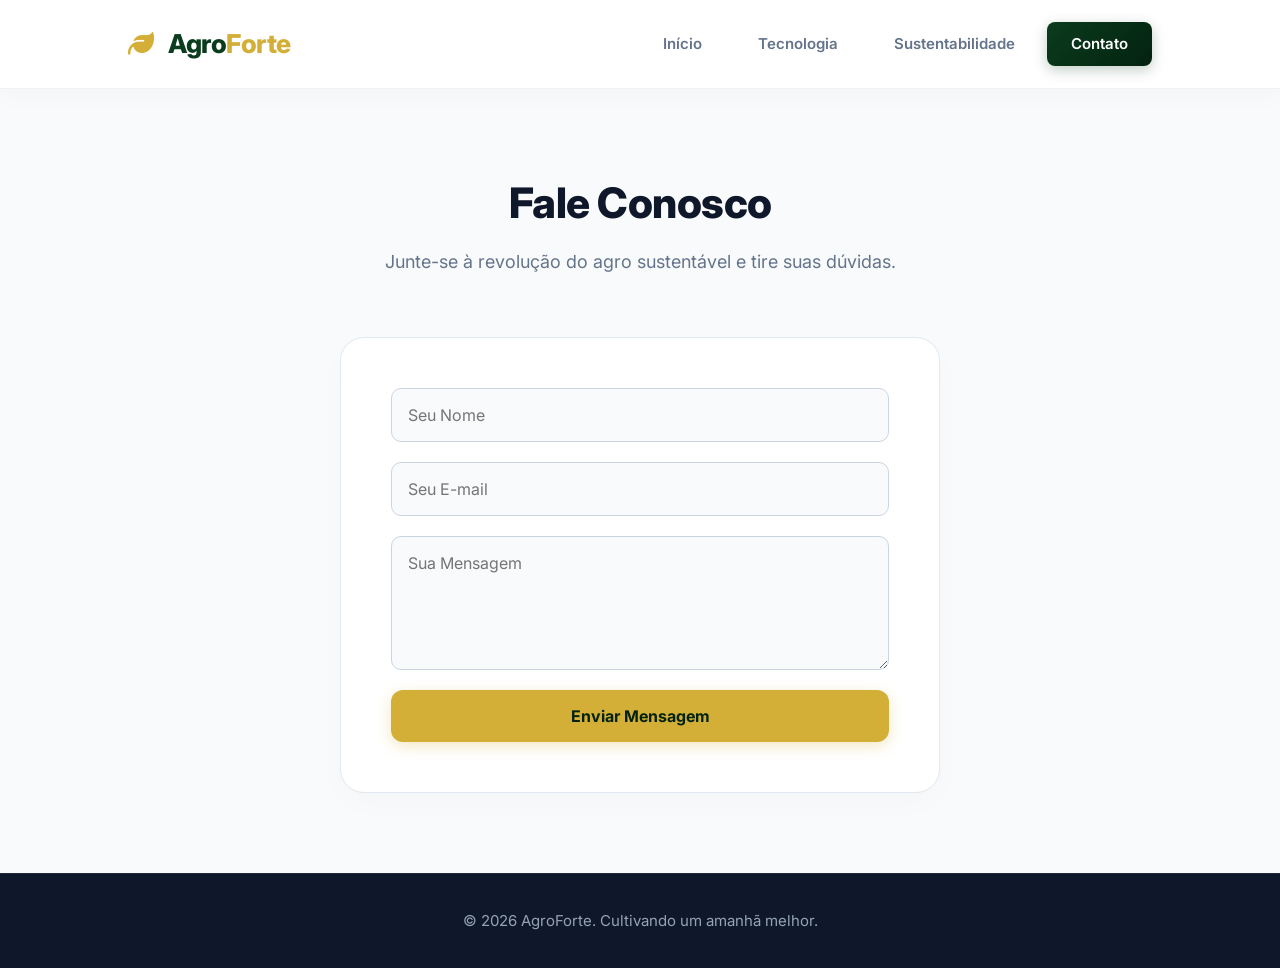
<file: contato.html>
<!DOCTYPE html>
<html lang="pt-BR">
<head>
    <meta charset="UTF-8">
    <meta name="viewport" content="width=device-width, initial-scale=1.0">
    <title>AgroForte | Contato</title>
    <link rel="stylesheet" href="style.css">
    <link rel="stylesheet" href="https://cdnjs.cloudflare.com/ajax/libs/font-awesome/6.4.0/css/all.min.css">
</head>
    <meta charset="UTF-8">
    <meta name="viewport" content="width=device-width, initial-scale=1.0">
    <title>AgroForte</title>
    <link rel="preconnect" href="https://fonts.googleapis.com">
    <link rel="preconnect" href="https://fonts.gstatic.com" crossorigin>
    <link href="https://fonts.googleapis.com/css2?family=Inter:wght@400;600;700;800&display=swap" rel="stylesheet">
    
    <link rel="stylesheet" href="style.css">
    <link rel="stylesheet" href="https://cdnjs.cloudflare.com/ajax/libs/font-awesome/6.4.0/css/all.min.css">
</head>
<body>

    <header>
        <div class="logo">
            <i class="fa-solid fa-leaf"></i> Agro<span>Forte</span>
        </div>
        <nav>
            <a href="index.html" class="nav-btn">Início</a>
            <a href="tecnologia.html" class="nav-btn">Tecnologia</a>
            <a href="sustentabilidade.html" class="nav-btn">Sustentabilidade</a>
            <a href="contato.html" class="nav-btn active">Contato</a>
        </nav>
    </header>

    <main class="container page-content">
        <h2>Fale Conosco</h2>
        <p class="subtitle">Junte-se à revolução do agro sustentável e tire suas dúvidas.</p>
        <form class="contact-form" onsubmit="event.preventDefault(); alert('Mensagem enviada com sucesso!');">
            <input type="text" placeholder="Seu Nome" required>
            <input type="email" placeholder="Seu E-mail" required>
            <textarea placeholder="Sua Mensagem" rows="5" required></textarea>
            <button type="submit" class="cta-btn">Enviar Mensagem</button>
        </form>
    </main>

    <footer>
        <p>&copy; 2026 AgroForte. Cultivando um amanhã melhor.</p>
    </footer>

</body>
</html>
</file>
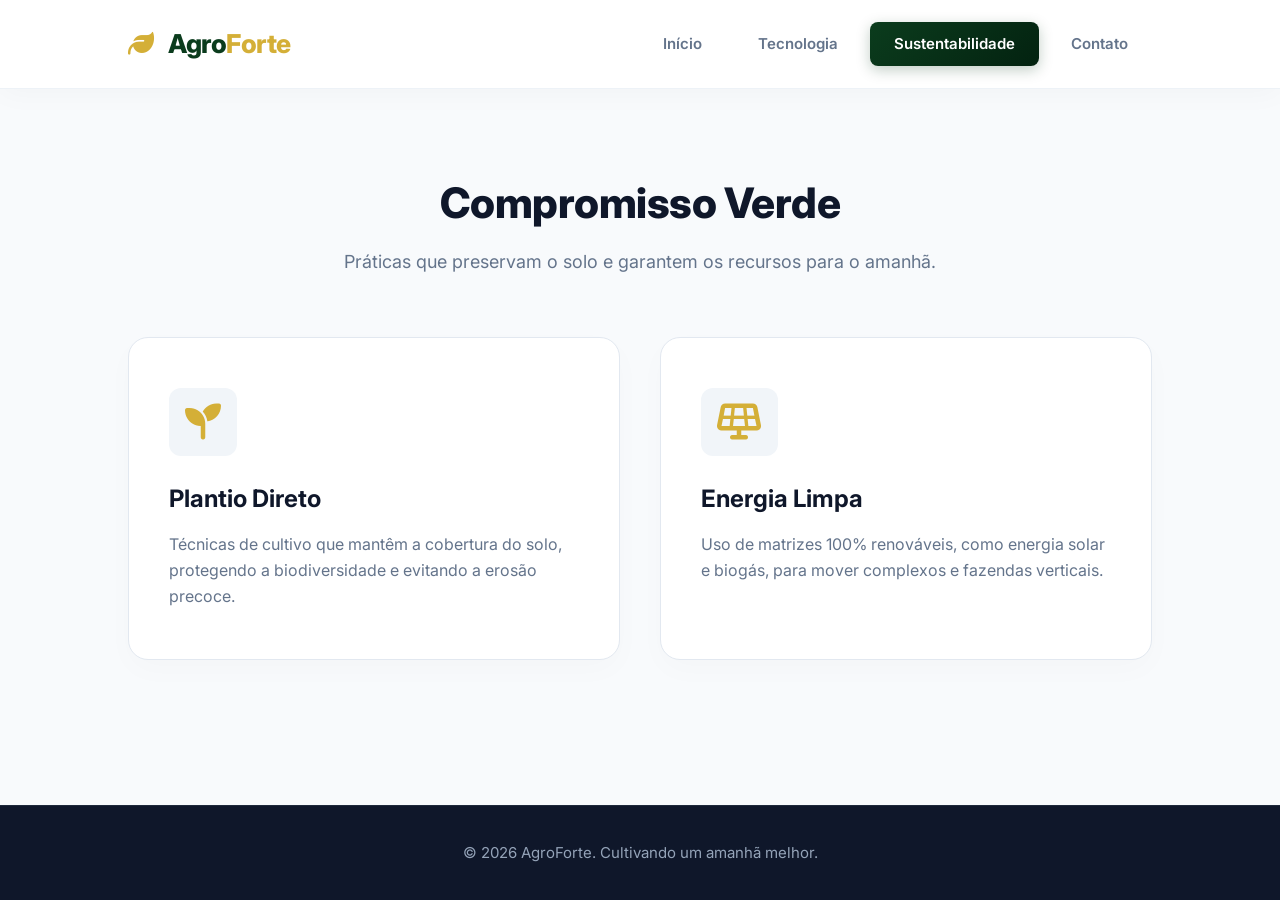
<file: sustentabilidade.html>
<!DOCTYPE html>
<html lang="pt-BR">
<head>
    <meta charset="UTF-8">
    <meta name="viewport" content="width=device-width, initial-scale=1.0">
    <title>AgroForte | Sustentabilidade</title>
    <link rel="stylesheet" href="style.css">
    <link rel="stylesheet" href="https://cdnjs.cloudflare.com/ajax/libs/font-awesome/6.4.0/css/all.min.css">
</head>
    <meta charset="UTF-8">
    <meta name="viewport" content="width=device-width, initial-scale=1.0">
    <title>AgroForte</title>
    <link rel="preconnect" href="https://fonts.googleapis.com">
    <link rel="preconnect" href="https://fonts.gstatic.com" crossorigin>
    <link href="https://fonts.googleapis.com/css2?family=Inter:wght@400;600;700;800&display=swap" rel="stylesheet">
    
    <link rel="stylesheet" href="style.css">
    <link rel="stylesheet" href="https://cdnjs.cloudflare.com/ajax/libs/font-awesome/6.4.0/css/all.min.css">
</head>
<body>

    <header>
        <div class="logo">
            <i class="fa-solid fa-leaf"></i> Agro<span>Forte</span>
        </div>
        <nav>
            <a href="index.html" class="nav-btn">Início</a>
            <a href="tecnologia.html" class="nav-btn">Tecnologia</a>
            <a href="sustentabilidade.html" class="nav-btn active">Sustentabilidade</a>
            <a href="contato.html" class="nav-btn">Contato</a>
        </nav>
    </header>

    <main class="container page-content">
        <h2>Compromisso Verde</h2>
        <p class="subtitle">Práticas que preservam o solo e garantem os recursos para o amanhã.</p>
        <div class="grid">
            <div class="card">
                <i class="fa-solid fa-seedling"></i>
                <h3>Plantio Direto</h3>
                <p>Técnicas de cultivo que mantêm a cobertura do solo, protegendo a biodiversidade e evitando a erosão precoce.</p>
            </div>
            <div class="card">
                <i class="fa-solid fa-solar-panel"></i>
                <h3>Energia Limpa</h3>
                <p>Uso de matrizes 100% renováveis, como energia solar e biogás, para mover complexos e fazendas verticais.</p>
            </div>
        </div>
    </main>

    <footer>
        <p>&copy; 2026 AgroForte. Cultivando um amanhã melhor.</p>
    </footer>

</body>
</html>
</file>
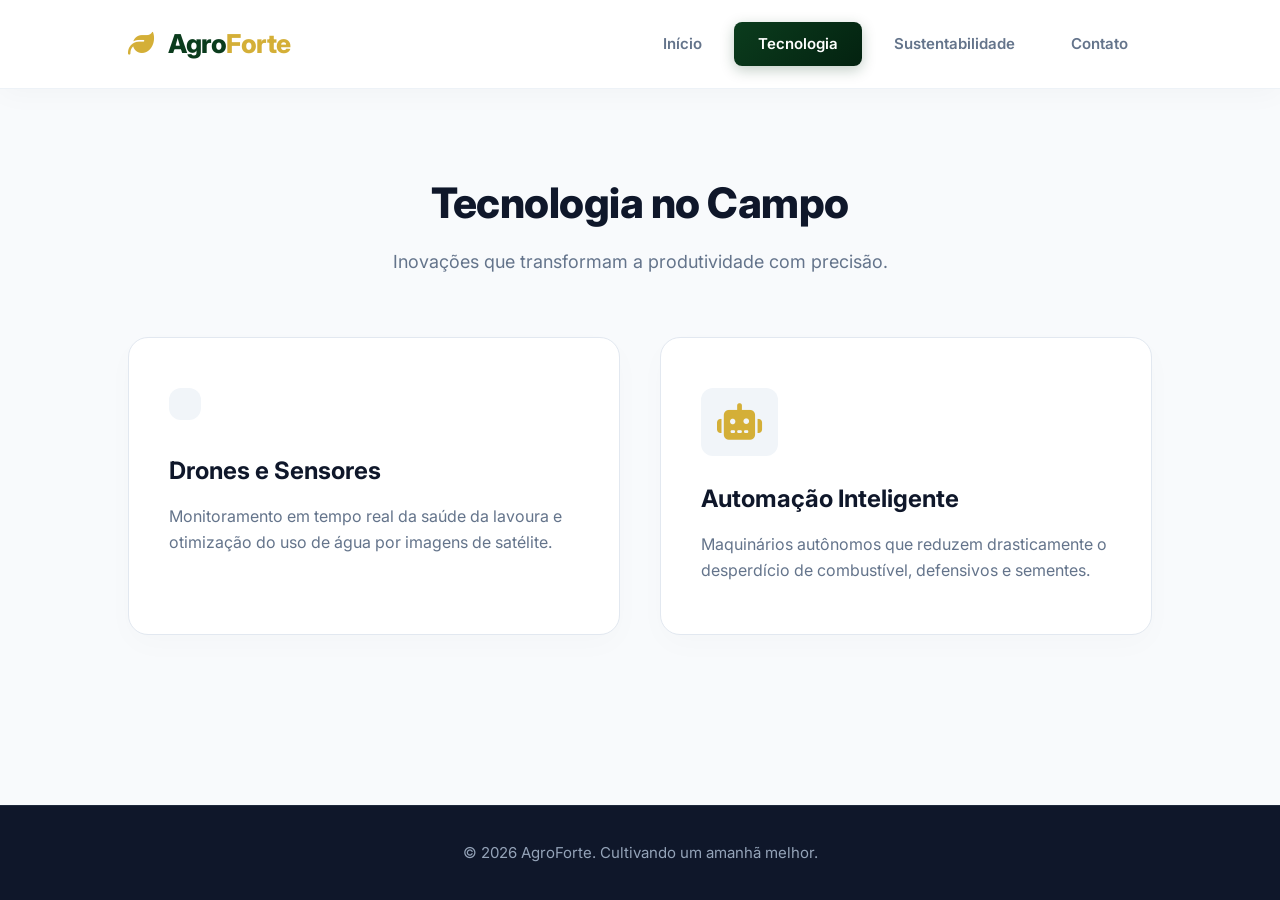
<file: tecnologia.html>
<!DOCTYPE html>
<html lang="pt-BR">
<head>
    <meta charset="UTF-8">
    <meta name="viewport" content="width=device-width, initial-scale=1.0">
    <title>AgroForte | Tecnologia</title>
    <link rel="stylesheet" href="style.css">
    <link rel="stylesheet" href="https://cdnjs.cloudflare.com/ajax/libs/font-awesome/6.4.0/css/all.min.css">
</head>
    <meta charset="UTF-8">
    <meta name="viewport" content="width=device-width, initial-scale=1.0">
    <title>AgroForte</title>
    <link rel="preconnect" href="https://fonts.googleapis.com">
    <link rel="preconnect" href="https://fonts.gstatic.com" crossorigin>
    <link href="https://fonts.googleapis.com/css2?family=Inter:wght@400;600;700;800&display=swap" rel="stylesheet">
    
    <link rel="stylesheet" href="style.css">
    <link rel="stylesheet" href="https://cdnjs.cloudflare.com/ajax/libs/font-awesome/6.4.0/css/all.min.css">
</head>
<body>

    <header>
        <div class="logo">
            <i class="fa-solid fa-leaf"></i> Agro<span>Forte</span>
        </div>
        <nav>
            <a href="index.html" class="nav-btn">Início</a>
            <a href="tecnologia.html" class="nav-btn active">Tecnologia</a>
            <a href="sustentabilidade.html" class="nav-btn">Sustentabilidade</a>
            <a href="contato.html" class="nav-btn">Contato</a>
        </nav>
    </header>

    <main class="container page-content">
        <h2>Tecnologia no Campo</h2>
        <p class="subtitle">Inovações que transformam a produtividade com precisão.</p>
        <div class="grid">
            <div class="card">
                <i class="fa-solid fa-drone"></i>
                <h3>Drones e Sensores</h3>
                <p>Monitoramento em tempo real da saúde da lavoura e otimização do uso de água por imagens de satélite.</p>
            </div>
            <div class="card">
                <i class="fa-solid fa-robot"></i>
                <h3>Automação Inteligente</h3>
                <p>Maquinários autônomos que reduzem drasticamente o desperdício de combustível, defensivos e sementes.</p>
            </div>
        </div>
    </main>

    <footer>
        <p>&copy; 2026 AgroForte. Cultivando um amanhã melhor.</p>
    </footer>

</body>
</html>
</file>
<file: style.css>
/* Paleta de Cores Premium e Corporativa */
:root {
    --primary-gradient: linear-gradient(135deg, #0b3c1d 0%, #032210 100%);
    --accent-color: #d4af37; /* Dourado Premium */
    --accent-hover: #f3cd4e;
    --dark-blue: #0f172a; /* Azul Escuro Elegante */
    --text-main: #334155;
    --text-light: #64748b;
    --bg-light: #f8fafc;
    --white: #ffffff;
}

* {
    margin: 0;
    padding: 0;
    box-sizing: border-box;
    font-family: 'Inter', 'Segoe UI', system-ui, sans-serif;
}

body {
    background-color: var(--bg-light);
    color: var(--text-main);
    display: flex;
    flex-direction: column;
    min-height: 100vh;
    line-height: 1.6;
}

/* Header de Alta Classe */
header {
    background-color: rgba(255, 255, 255, 0.95);
    backdrop-filter: blur(10px);
    display: flex;
    justify-content: space-between;
    align-items: center;
    padding: 22px 10%;
    box-shadow: 0 4px 30px rgba(0, 0, 0, 0.03);
    position: sticky;
    top: 0;
    z-index: 100;
    border-bottom: 1px solid #edf2f7;
}

.logo {
    font-size: 26px;
    font-weight: 800;
    color: #0b3c1d;
    letter-spacing: -0.5px;
}

.logo span {
    color: var(--accent-color);
}

.logo i {
    margin-right: 10px;
    color: var(--accent-color);
}

nav {
    display: flex;
    gap: 8px;
}

/* Links em formato de Abas Modernas */
nav .nav-btn {
    text-decoration: none;
    font-size: 15px;
    font-weight: 600;
    color: var(--text-light);
    padding: 10px 24px;
    border-radius: 8px;
    transition: all 0.3s cubic-bezier(0.4, 0, 0.2, 1);
}

nav .nav-btn:hover {
    color: #0b3c1d;
    background-color: #f1f5f9;
}

nav .nav-btn.active {
    background: var(--primary-gradient);
    color: var(--white);
    box-shadow: 0 4px 14px rgba(11, 60, 29, 0.25);
}

/* Estrutura de Conteúdo */
.container {
    flex: 1;
    padding: 80px 10%;
}

.page-content {
    animation: slideUp 0.6s cubic-bezier(0.16, 1, 0.3, 1);
}

@keyframes slideUp {
    from { opacity: 0; transform: translateY(20px); }
    to { opacity: 1; transform: translateY(0); }
}

/* Seção Hero de Alto Impacto */
.hero {
    text-align: center;
    padding: 140px 40px;
    background: linear-gradient(rgba(11, 60, 29, 0.8), rgba(15, 23, 42, 0.85)), url('https://images.unsplash.com/photo-1625246333195-78d9c38ad451?auto=format&fit=crop&w=1400&q=80') no-repeat center center/cover;
    color: var(--white);
    border-radius: 24px;
    box-shadow: 0 20px 40px rgba(0,0,0,0.1);
}

.hero h1 {
    font-size: 54px;
    font-weight: 800;
    margin-bottom: 24px;
    letter-spacing: -1px;
    line-height: 1.2;
}

.hero p {
    font-size: 20px;
    max-width: 700px;
    margin: 0 auto 40px;
    color: #cbd5e1;
}

/* Botão de Ação Principal (CTA) */
.cta-btn {
    display: inline-block;
    text-decoration: none;
    background-color: var(--accent-color);
    color: #032210;
    border: none;
    padding: 16px 40px;
    font-size: 16px;
    font-weight: 700;
    border-radius: 12px;
    box-shadow: 0 4px 15px rgba(212, 175, 55, 0.3);
    transition: all 0.3s ease;
}

.cta-btn:hover {
    background-color: var(--accent-hover);
    transform: translateY(-2px);
    box-shadow: 0 6px 20px rgba(212, 175, 55, 0.4);
}

/* Títulos das Páginas Internas */
h2 {
    font-size: 42px;
    font-weight: 800;
    color: var(--dark-blue);
    text-align: center;
    margin-bottom: 12px;
    letter-spacing: -0.5px;
}

.subtitle {
    text-align: center;
    color: var(--text-light);
    font-size: 18px;
    max-width: 600px;
    margin: 0 auto 60px;
}

/* Grid de Cards Profissionais */
.grid {
    display: grid;
    grid-template-columns: repeat(auto-fit, minmax(320px, 1fr));
    gap: 40px;
}

.card {
    background: var(--white);
    padding: 50px 40px;
    border-radius: 20px;
    border: 1px solid #e2e8f0;
    box-shadow: 0 10px 30px rgba(0,0,0,0.02);
    text-align: left;
    transition: all 0.3s ease;
}

.card:hover {
    transform: translateY(-8px);
    box-shadow: 0 20px 40px rgba(11, 60, 29, 0.08);
    border-color: #cbd5e1;
}

.card i {
    font-size: 36px;
    color: var(--accent-color);
    background: #f1f5f9;
    padding: 16px;
    border-radius: 12px;
    margin-bottom: 24px;
    display: inline-block;
}

.card h3 {
    font-size: 24px;
    font-weight: 700;
    margin-bottom: 14px;
    color: var(--dark-blue);
}

.card p {
    color: var(--text-light);
    font-size: 16px;
}

/* Formulário Minimalista de Alta Conversão */
.contact-form {
    max-width: 600px;
    margin: 0 auto;
    display: flex;
    flex-direction: column;
    gap: 20px;
    background: var(--white);
    padding: 50px;
    border-radius: 24px;
    border: 1px solid #e2e8f0;
    box-shadow: 0 10px 30px rgba(0,0,0,0.02);
}

.contact-form input, .contact-form textarea {
    padding: 16px;
    border: 1px solid #cbd5e1;
    border-radius: 10px;
    font-size: 16px;
    background-color: #f8fafc;
    outline: none;
    transition: all 0.3s;
}

.contact-form input:focus, .contact-form textarea:focus {
    border-color: #0b3c1d;
    background-color: var(--white);
    box-shadow: 0 0 0 4px rgba(11, 60, 29, 0.1);
}

/* Rodapé Nobre */
footer {
    background-color: var(--dark-blue);
    color: #94a3b8;
    text-align: center;
    padding: 35px;
    font-size: 15px;
    border-top: 1px solid #1e293b;
    margin-top: auto;
}
</file>
